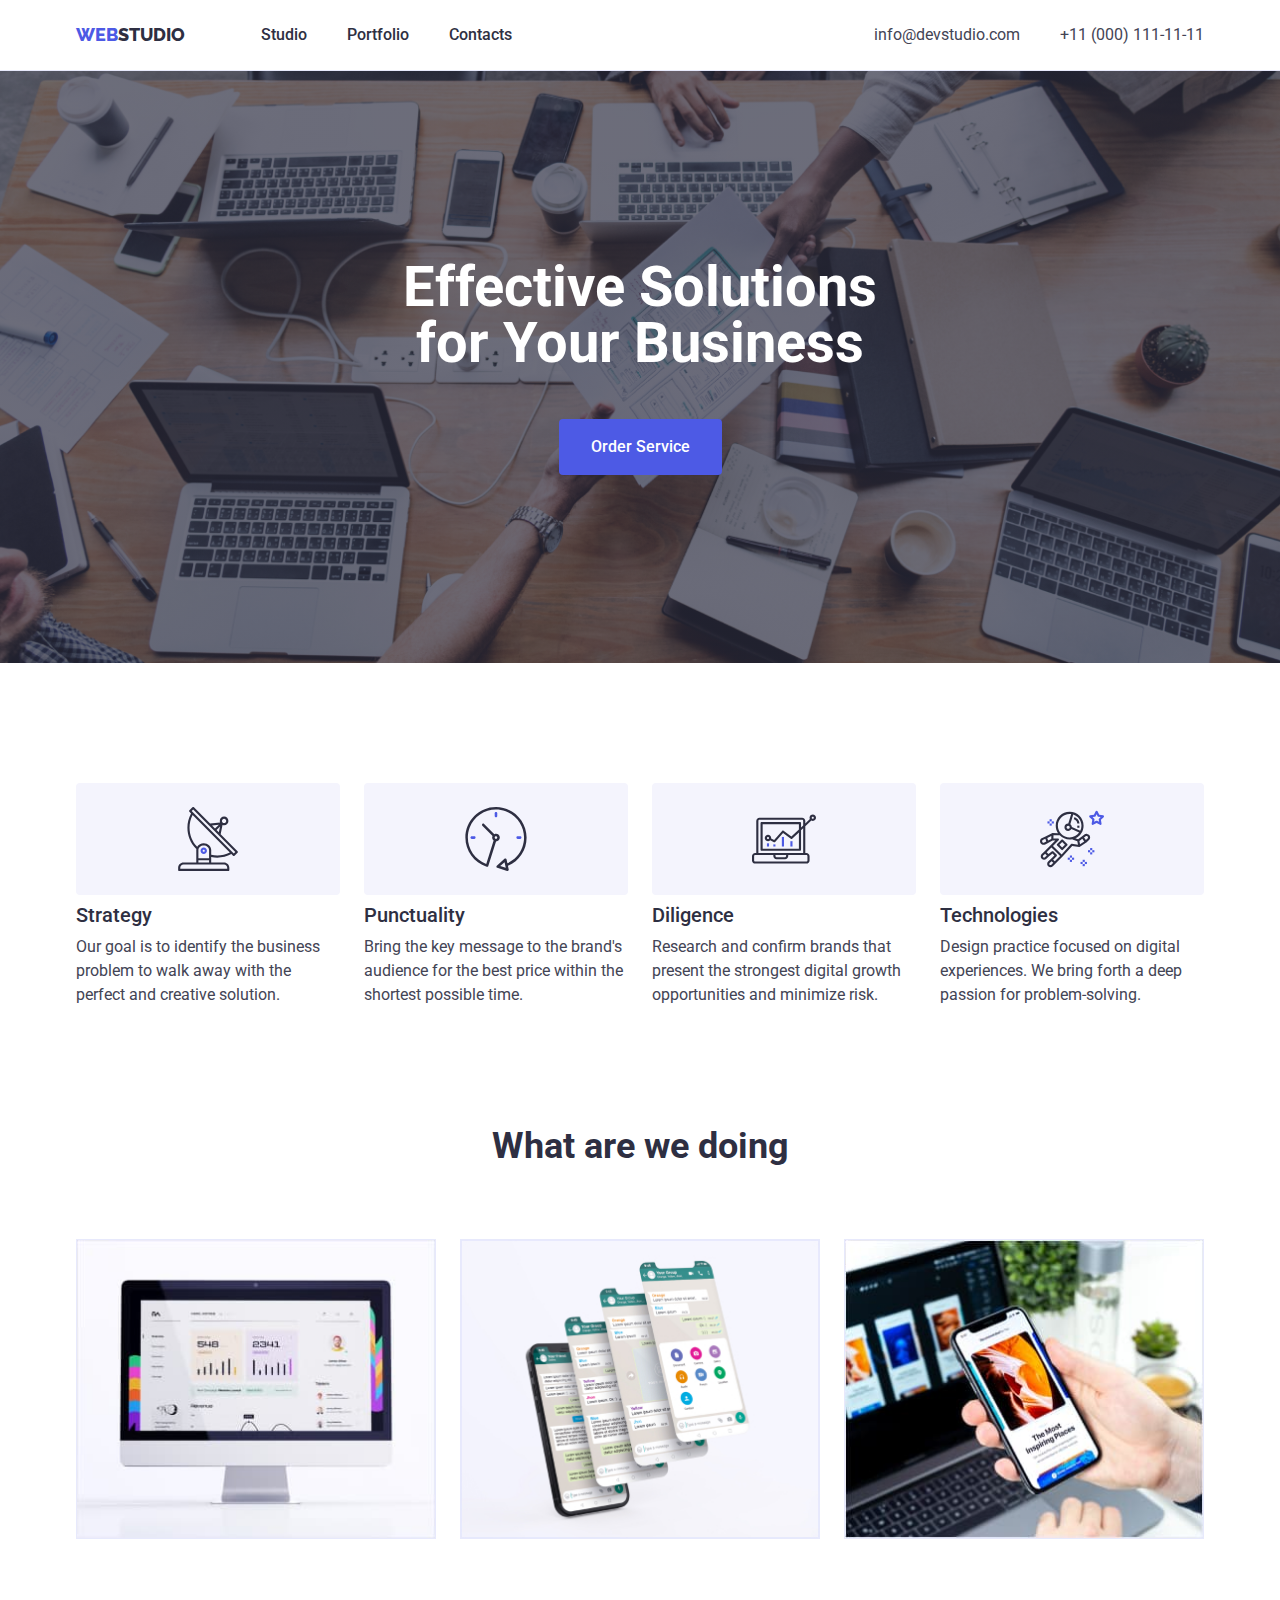
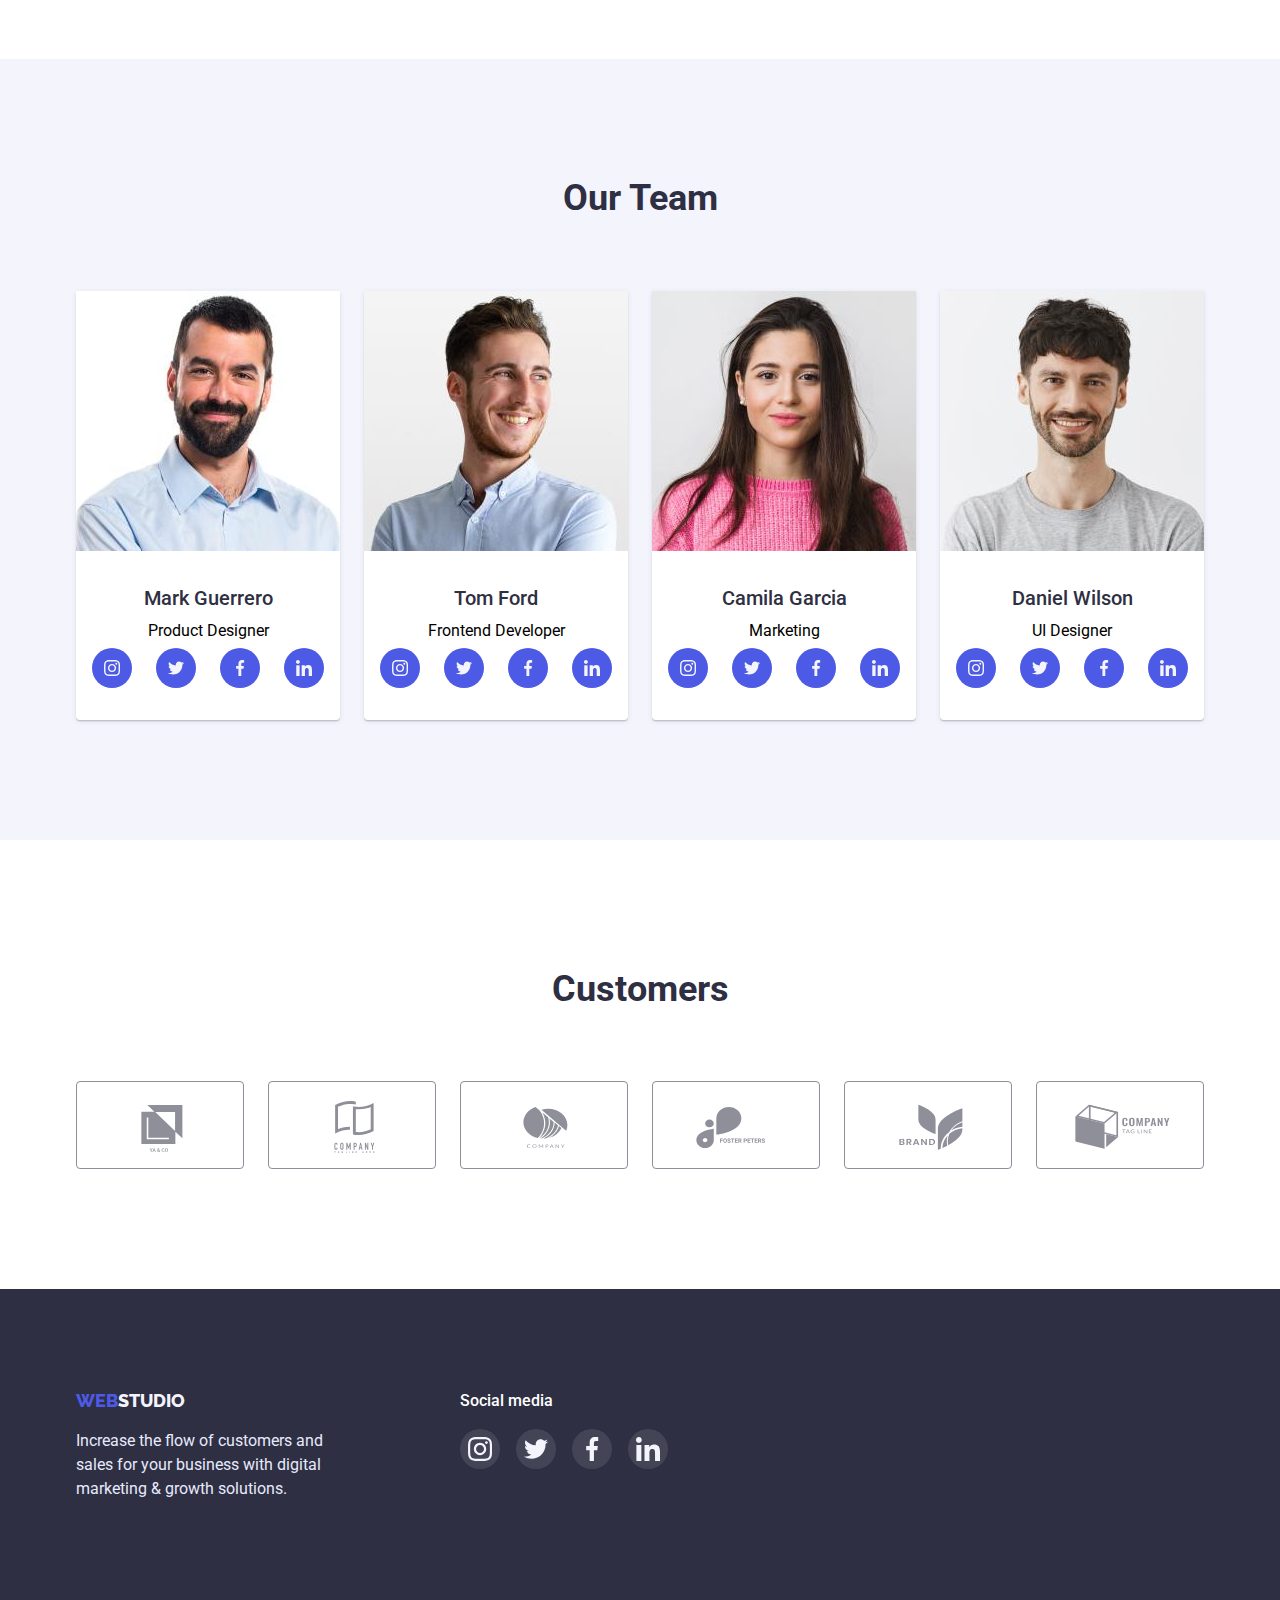
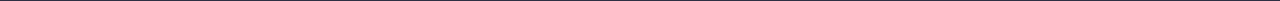
<file: index.html>
<!DOCTYPE html>
<html lang="en">
  <head>
    <meta charset="UTF-8">
    <meta http-equiv="X-UA-Compatible" content="IE=edge">
    <meta name="viewport" content="width=device-width, initial-scale=1.0">
    <title>Web Studio</title>
    <link rel="preconnect" href="https://fonts.googleapis.com">
    <link rel="preconnect" href="https://fonts.gstatic.com" crossorigin>
    <link href="https://fonts.googleapis.com/css2?family=Raleway:wght@800&family=Roboto:wght@400;500;700&display=swap" rel="stylesheet">
    <link rel="stylesheet" href="https://cdnjs.cloudflare.com/ajax/libs/modern-normalize/1.1.0/modern-normalize.min.css" integrity="sha512-wpPYUAdjBVSE4KJnH1VR1HeZfpl1ub8YT/NKx4PuQ5NmX2tKuGu6U/JRp5y+Y8XG2tV+wKQpNHVUX03MfMFn9Q==" crossorigin="anonymous" referrerpolicy="no-referrer">
    <link rel="stylesheet" href="./css/styles.css">
  </head>
  <body>
    
    <header class="header-bottom">
      <div class="header-container">
      <nav class="nav-header">
        <a href="./index.html"><span class="logo web">Web</span><span class="logo studio">Studio</span></a>

        <ul class="list-nav">
          <li class="li-nav">
            <a href="./index.html" class="links">Studio</a>
          </li>
          <li class="li-nav">
            <a href="./portfolio.html" class="links">Portfolio</a>
          </li>
          <li class="li-nav">
            <a href="#" class="links">Contacts</a>
          </li>
        </ul>
      </nav>  
        <address class="contact-parents">
          <ul class="cont-item">
            <li style="margin-right: 40px;">
              <a href="mailto:info@devstudio.com" class="contact">info@devstudio.com</a>
            </li>
            <li>
              <a href="tel:+110001111111" class="contact">+11 (000) 111-11-11</a>
            </li>
          </ul>
        </address>
      </div>
    </header>

      <main>

        <section class="containerone">
          <div class="backgrond-section-one">
          <h1 class="first-section-title">Effective Solutions
          for Your Business</h1>
          
          <button type="button" class="button-studio"><span class="btn-spn">Order Service</span></button>
         </div>
        </section>

        <section>
          <div class="containertwo">
          <h2 hidden>Our goals</h2>

          <ul class="ourgoals">
            <li class="og-item">
                <div class="svg-icons-bg">
                <svg class="svg-icon-da">
                  <use href="./images/icons.svg#icon-antenna"></use>
                </svg>
                </div>
              <h3 class="list-one">Strategy</h3>
                <p class="list-description">Our goal is to identify the business
                  problem to walk away with the
                  perfect and creative solution. 
                </p>
            </li>

            <li class="og-item">
                <div class="svg-icons-bg">
                  <svg class="svg-icon-da">
                    <use href="./images/icons.svg#icon-clock"></use>
                  </svg>
                </div>
              <h3 class="list-one">Punctuality</h3>
                <p class="list-description">
                  Bring the key message to the
                  brand's audience for the best price
                  within the shortest possible time.
                </p>  
            </li>

            <li class="og-item">
                <div class="svg-icons-bg">
                  <svg class="svg-icon-da">
                    <use href="./images/icons.svg#icon-diagram"></use>
                  </svg>
                </div>
              <h3 class="list-one">Diligence</h3>
                <p class="list-description">
                  Research and confirm brands that
                  present the strongest digital growth
                  opportunities and minimize risk.
                </p>
            </li>

            <li class="og-item">
                <div class="svg-icons-bg">
                  <svg class="svg-icon-da">
                    <use href="./images/icons.svg#icon-astronaut"></use>
                  </svg>
                </div>
              <h3 class="list-one">Technologies</h3>
                <p class="list-description">
                  Design practice focused on digital
                  experiences. We bring forth a deep
                  passion for problem-solving.
                </p>
            </li>
          </ul>



          </div>
        </section>
        
        <section>
          <div class="photos">
          <h2 class="title-h2 h-two">What are we doing</h2>

            <ul class="photo-section-two">
              <li>
                <img src="./images/computer.jpg" alt="computer" width="360" height="300" class="photo-item">
              </li>
              <li>
                <img src="./images/phoneorig.jpg" alt="phone" width="360" height="300" class="photo-item">
              </li>
              <li>
                <img src="./images/phoneandpc.jpg" alt="copmputer-and-phone" width="360" height="300" class="photo-item">
              </li>
            </ul>

          </div>
        </section>

        <section class="ourteam">
          <div class="containerthree">
          <h2 class="title-h2 command-title">Our Team</h2>

            <ul class="command">
              <li class="commad-item">
                <img src="./images/markguerrero.jpg" alt="mark-guerrero" width="264" height="260">
                <h3 class="title-name">Mark Guerrero</h3>
                <p class="commad-description">Product Designer</p>
                <ul class="list-icon">
                  <li class="list-item">
                    <a href="#" class="list-item-icon">
                      <svg class="links-soc-cmd">
                        <use href="./images/icons.svg#icon-instagramwhite"></use>
                      </svg>
                    </a>
                </li>
                  <li class="list-item">
                    <a href="#" class="list-item-icon">
                      <svg class="links-soc-cmd">
                       <use href="./images/icons.svg#icon-twitterwhite"></use>
                      </svg>
                    </a>
                  </li>
                  <li class="list-item">
                    <a href="#" class="list-item-icon">
                      <svg class="links-soc-cmd">
                        <use href="./images/icons.svg#icon-facebookwhite"></use>
                      </svg>
                    </a>
                  </li>
                  <li class="list-item">
                    <a href="#" class="list-item-icon">
                      <svg class="links-soc-cmd">
                        <use href="./images/icons.svg#icon-linkedinwhite"></use>
                      </svg>
                    </a>
                  </li>
                </ul>
              </li>
            
              <li class="commad-item">
              <img src="./images/tomford.jpg" alt="tom-ford" width="264" height="260">
                <h3 class="title-name">Tom Ford</h3>
                <p class="commad-description">Frontend Developer</p>
                <ul class="list-icon">
                  <li class="list-item">
                    <a href="#" class="list-item-icon">
                      <svg class="links-soc-cmd">
                        <use href="./images/icons.svg#icon-instagramwhite"></use>
                      </svg>
                    </a>
                  </li>
                  <li class="list-item">
                    <a href="#" class="list-item-icon">
                      <svg class="links-soc-cmd">
                        <use href="./images/icons.svg#icon-twitterwhite"></use>
                      </svg>
                    </a>
                  </li>
                  <li class="list-item">
                    <a href="#" class="list-item-icon">
                      <svg class="links-soc-cmd">
                        <use href="./images/icons.svg#icon-facebookwhite"></use>
                      </svg>
                    </a>
                  </li>
                  <li class="list-item">
                    <a href="#" class="list-item-icon">
                      <svg class="links-soc-cmd">
                        <use href="./images/icons.svg#icon-linkedinwhite"></use>
                      </svg>
                    </a>
                  </li>
                </ul>
              </li>

              <li class="commad-item">
                <img src="./images/camilagarcia.jpg" alt="camila-garcia" width="264" height="260">
                <h3 class="title-name">Camila Garcia</h3>
                <p class="commad-description">Marketing</p>
                <ul class="list-icon">
                  <li class="list-item">
                    <a href="#" class="list-item-icon">
                      <svg class="links-soc-cmd">
                        <use href="./images/icons.svg#icon-instagramwhite"></use>
                      </svg>
                    </a>
                  </li>
                  <li class="list-item">
                    <a href="#" class="list-item-icon">
                      <svg class="links-soc-cmd">
                        <use href="./images/icons.svg#icon-twitterwhite"></use>
                      </svg>
                    </a>
                  </li>
                  <li class="list-item">
                    <a href="#" class="list-item-icon">
                      <svg class="links-soc-cmd">
                        <use href="./images/icons.svg#icon-facebookwhite"></use>
                      </svg>
                    </a>
                  </li>
                  <li class="list-item">
                    <a href="#" class="list-item-icon">
                      <svg class="links-soc-cmd">
                        <use href="./images/icons.svg#icon-linkedinwhite"></use>
                      </svg>
                    </a>
                  </li>
                </ul>
              </li>
            

              <li class="commad-item">
                <img src="./images/danielwilson.jpg" alt="daniel-wilson" width="264" height="260">
                <h3 class="title-name">Daniel Wilson</h3>
                <p class="commad-description">UI Designer</p>
                <ul class="list-icon">
                  <li class="list-item">
                    <a href="#" class="list-item-icon">
                      <svg class="links-soc-cmd">
                        <use href="./images/icons.svg#icon-instagramwhite"></use>
                      </svg>
                    </a>
                  </li>
                  <li class="list-item">
                    <a href="#" class="list-item-icon">
                      <svg class="links-soc-cmd">
                        <use href="./images/icons.svg#icon-twitterwhite"></use>
                      </svg>
                    </a>
                  </li>
                  <li class="list-item">
                    <a href="#" class="list-item-icon">
                      <svg class="links-soc-cmd">
                        <use href="./images/icons.svg#icon-facebookwhite"></use>
                      </svg>
                    </a>
                  </li>
                  <li class="list-item">
                    <a href="#" class="list-item-icon">
                      <svg class="links-soc-cmd">
                        <use href="./images/icons.svg#icon-linkedinwhite"></use>
                      </svg>
                    </a>
                  </li>
                </ul>
              </li>
            </ul>

          </div>
        </section>
        
        <section>
          
          <div class="customers-container">
            <h2 class="title-h2 command-title customers">Customers</h2>

            <ul class="list-customer">
              <li class="list-customer-item">
                <a href="#" class="link-customers">
                  <svg class="cstmr-svg">
                    <use href="./images/icons.svg#icon-one"></use>
                  </svg>
                </a>
              </li>
              <li class="list-customer-item">
                <a href="#" class="link-customers">
                  <svg class="cstmr-svg">
                    <use href="./images/icons.svg#icon-two"></use>
                  </svg>
                </a>
              </li>
              <li class="list-customer-item">
                <a href="#" class="link-customers">
                  <svg class="cstmr-svg">
                    <use href="./images/icons.svg#icon-three"></use>
                  </svg>
                </a>
              </li>
              <li class="list-customer-item">
                <a href="#" class="link-customers">
                  <svg class="cstmr-svg">
                    <use href="./images/icons.svg#icon-four"></use>
                  </svg>
                </a>
              </li>
              <li class="list-customer-item">
                <a href="#" class="link-customers">
                  <svg class="cstmr-svg">
                    <use href="./images/icons.svg#icon-five"></use>
                  </svg>
                </a>
              </li>
              <li class="list-customer-item">
                <a href="#" class="link-customers">
                  <svg class="cstmr-svg">
                    <use href="./images/icons.svg#icon-six"></use>
                  </svg>
                </a>
              </li>
            </ul>

          </div>

        </section>

      </main>


      <footer class="footer-bso">
        <div class="container-footer">

          <div class="footer-one-div">
            <a href="./index.html"><span class="logo web">Web</span><span class="logo studio white">Studio</span></a>
            <p class="footer-description">
            Increase the flow of customers and sales for your business with digital marketing & growth solutions.
            </p>
          </div>
             
          <div class="footer-soc-links">
            <h3 class="soc-footer-title">Social media</h3>

            <ul class="list-footer-soc">
              <li class="item-soc-footer">
                <a href="#" class="link-soc-footer">
                  <svg class="img-soc">
                    <use href="./images/icons.svg#icon-instagramwhite"></use>
                  </svg>
                </a>
              </li>
              <li class="item-soc-footer">
                <a href="#" class="link-soc-footer">
                  <svg class="img-soc">
                    <use href="./images/icons.svg#icon-twitterwhite"></use>
                  </svg>
                </a>
              </li>
              <li class="item-soc-footer">
                <a href="#" class="link-soc-footer">
                  <svg class="img-soc">
                    <use href="./images/icons.svg#icon-facebookwhite"></use>
                  </svg>
                </a>
              </li>
              <li class="item-soc-footer">
                <a href="#" class="link-soc-footer">
                  <svg class="img-soc">
                    <use href="./images/icons.svg#icon-linkedinwhite"></use>
                  </svg>
                </a>
              </li>
            </ul>
          </div>
      </div>
      </footer>

  </body>
</html>
</file>
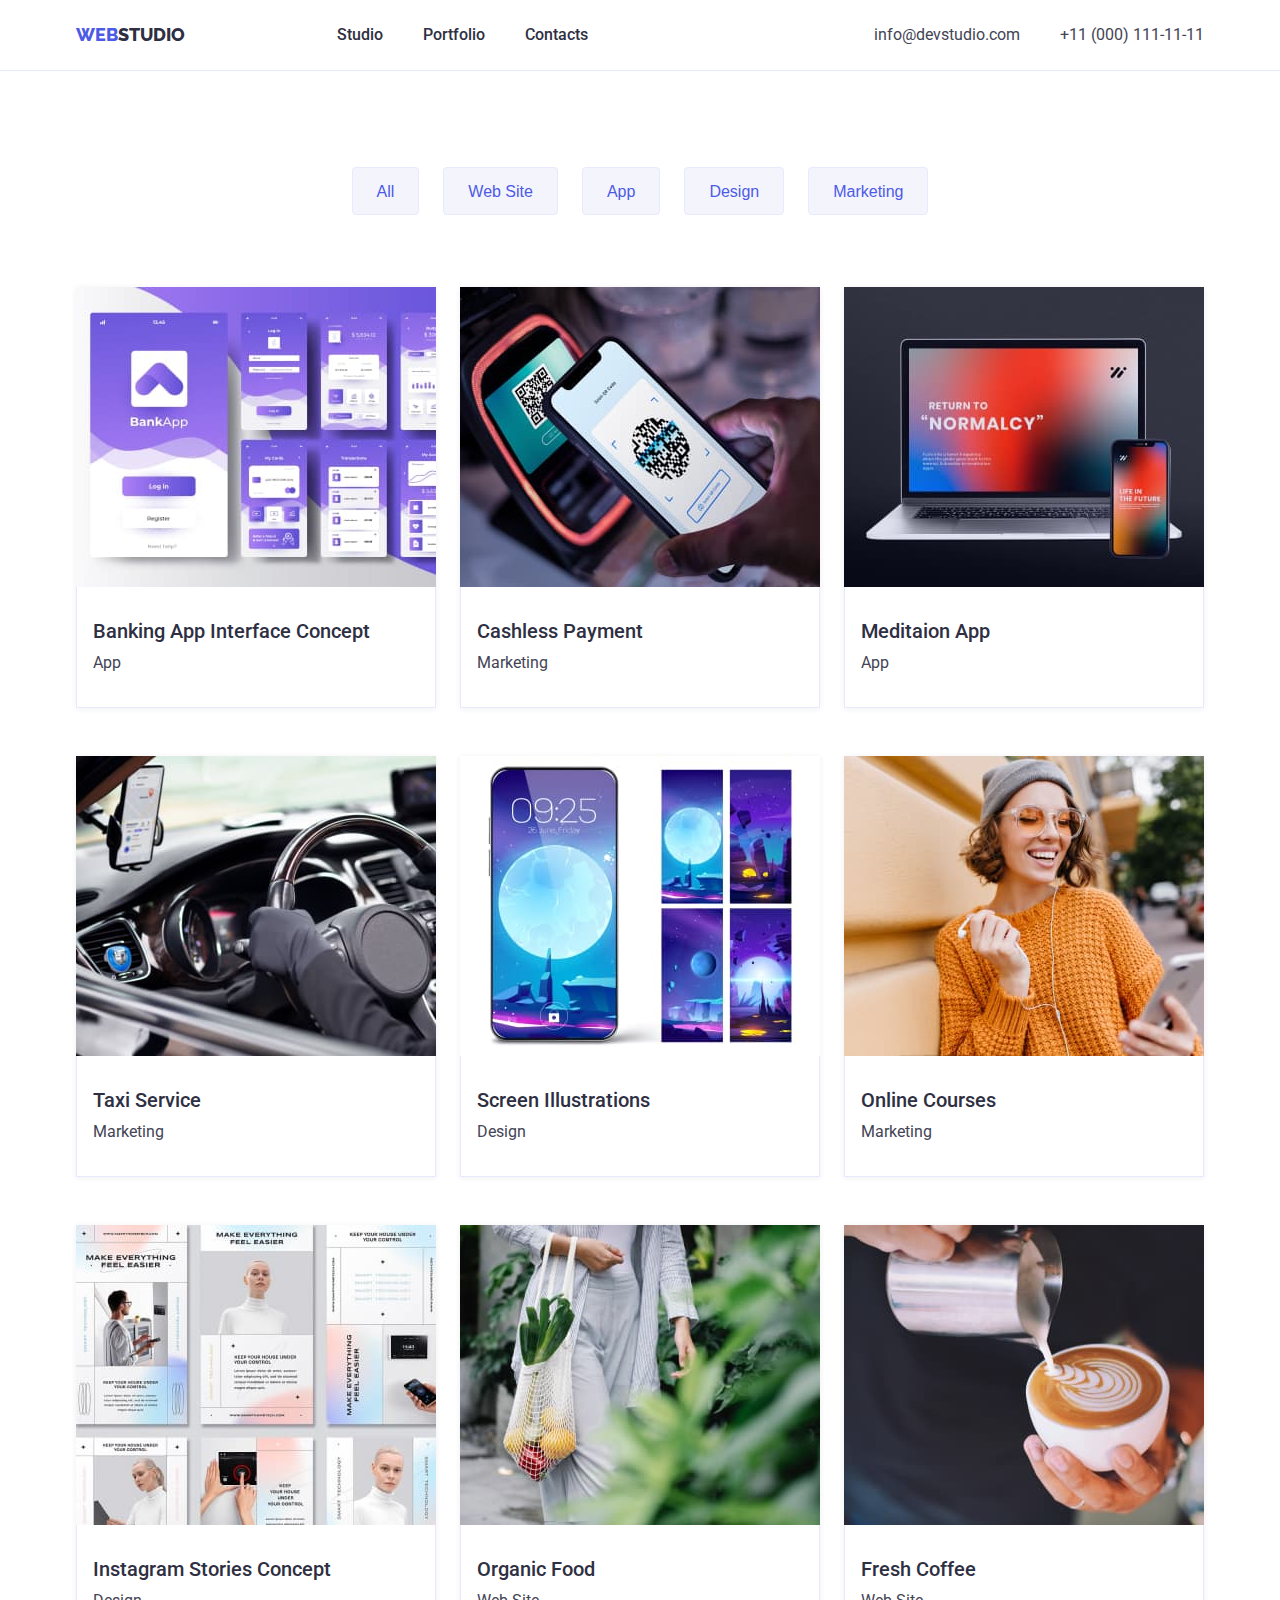
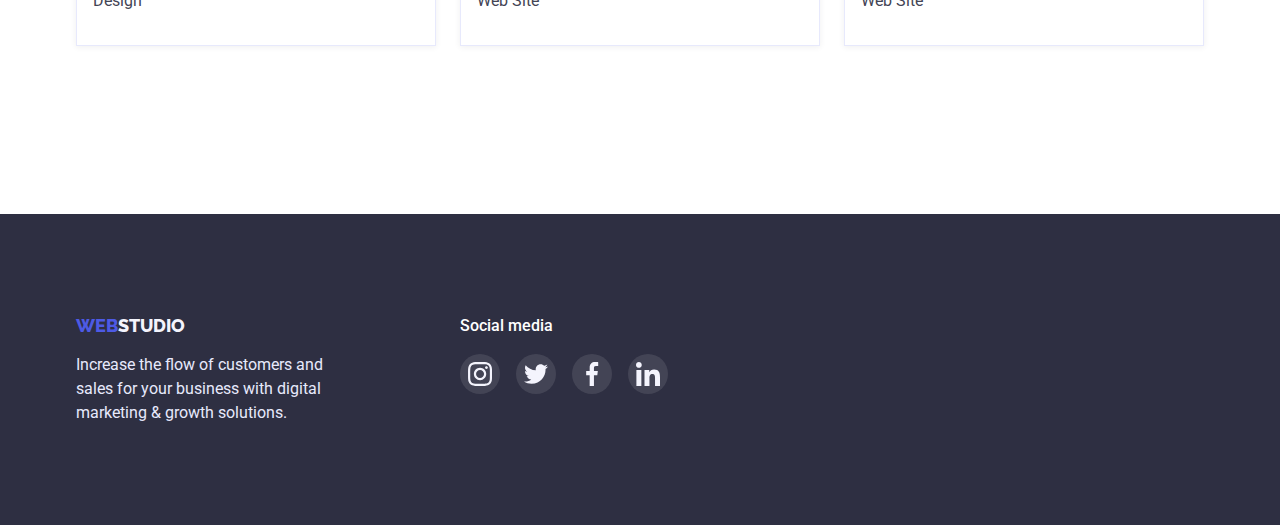
<file: portfolio.html>
<!DOCTYPE html>
<html lang="en">
    <head>
        <meta charset="UTF-8">
        <meta http-equiv="X-UA-Compatible" content="IE=edge">
        <meta name="viewport" content="width=device-width, initial-scale=1.0">
        <title>Portfolio</title>
        <link rel="preconnect" href="https://fonts.googleapis.com">
        <link rel="preconnect" href="https://fonts.gstatic.com" crossorigin>
        <link href="https://fonts.googleapis.com/css2?family=Raleway:wght@800&family=Roboto:wght@400;500;700&display=swap" rel="stylesheet">
        <link rel="stylesheet" href="https://cdnjs.cloudflare.com/ajax/libs/modern-normalize/1.1.0/modern-normalize.min.css" integrity="sha512-wpPYUAdjBVSE4KJnH1VR1HeZfpl1ub8YT/NKx4PuQ5NmX2tKuGu6U/JRp5y+Y8XG2tV+wKQpNHVUX03MfMFn9Q==" crossorigin="anonymous" referrerpolicy="no-referrer">
        <link rel="stylesheet" href="./css/styles.css">
    </head>
    <body>

      <header class="header-bottom">
        <div class="header-container">
        <nav class="nav-header">
          <a href="./index.html"><span class="logo web">Web</span><span class="logo studio">Studio</span></a>

          <ul class="list-nav">
            <li class="li-nav" style="margin-left: 76px;">
              <a href="./index.html" class="links">Studio</a>
            </li>
            <li class="li-nav">
              <a href="./portfolio.html" class="links">Portfolio</a>
            </li>
            <li class="li-nav">
              <a href="#" class="links">Contacts</a>
            </li>
          </ul>
        </nav>  
          <address class="contact-parents">
            <ul class="cont-item">
              <li style="margin-right: 40px;">
                <a href="mailto:info@devstudio.com" class="contact">info@devstudio.com</a>
              </li>
              <li>
                <a href="tel:+110001111111" class="contact">+11 (000) 111-11-11</a>
              </li>
            </ul>
          </address>
        </div>
      </header>

        <main>

            <section>
            <div class="container-buttons">
                <ul class="buttons-list-portfolio">
                    <li>
                        <button type="button" class="text-button-portfolio button-portfolio">All</button>
                    </li>
                    <li>
                        <button type="button"class="button-portfolio">Web Site</button>
                    </li>
                    <li>
                        <button type="button" class="text-button-portfolio button-portfolio">App</button>
                    </li>
                    <li>
                        <button type="button" class="text-button-portfolio button-portfolio">Design</button>
                    </li>
                    <li>
                        <button type="button" class="text-button-portfolio button-portfolio li-b">Marketing</button>
                    </li>
                </ul>

                <ul class="list-set">
                  <li class="list-set-item">
                    <img src="./images/projectcard1.jpg" alt="Banking" width="360" height="300">
                    <div class="border-bottom-card">
                    <h2 class="product-title">Banking App Interface Concept</h2>
                    <p class="product-description">App</p>
                    </div>
                  </li>
                  <li class="list-set-item">
                    <img src="./images/projectcard2.jpg" alt="Payment" width="360" height="300">
                    <div class="border-bottom-card">
                    <h2 class="product-title">Cashless Payment</h2>
                    <p class="product-description">Marketing</p>
                    </div>
                  </li>
                  <li class="list-set-item" style="margin-right: 0;">
                    <img src="./images/projectcard3.jpg" alt="Computer" width="360" height="300">
                    <div class="border-bottom-card">
                    <h2 class="product-title">Meditaion App</h2>
                    <p class="product-description">App</p>
                    </div>
                  </li>

                  <li class="list-set-item">
                    <img src="./images/pc4.jpg" alt="Car" width="360" height="300">
                    <div class="border-bottom-card">
                    <h2 class="product-title">Taxi Service</h2>
                    <p class="product-description">Marketing</p>
                    </div>
                  </li>
                  <li class="list-set-item">
                    <img src="./images/pc5.jpg" alt="Phone wallpapers" width="360" height="300">
                    <div class="border-bottom-card">
                    <h2 class="product-title">Screen Illustrations</h2>
                    <p class="product-description">Design</p>
                    </div>
                  </li>
                  <li class="list-set-item" style="margin-right: 0;">
                    <img src="./images/pc6.jpg" alt="A girl with headphones" width="360" height="300">
                    <div class="border-bottom-card">
                    <h2 class="product-title">Online Courses</h2>
                    <p class="product-description">Marketing</p>
                    </div>
                  </li>
               
                  <li class="list-set-item">
                    <img src="./images/pc7.jpg" alt="Instagram stories example" width="360" height="300">
                    <div class="border-bottom-card">
                    <h2 class="product-title">Instagram Stories Concept</h2>
                    <p class="product-description">Design</p>
                    </div>
                  </li>
                  <li class="list-set-item">
                    <img src="./images/pc8.jpg" alt="A bag with food" width="360" height="300">
                    <div class="border-bottom-card">
                    <h2 class="product-title">Organic Food</h2>
                    <p class="product-description">Web Site</p>
                    </div>
                  </li>
                  <li class="list-set-item">
                    <img src="./images/pc9.jpg" alt="Cup of coffee" width="360" height="300">
                    <div class="border-bottom-card">
                    <h2 class="product-title">Fresh Coffee</h2>
                    <p class="product-description">Web Site</p>
                    </div>
                  </li>
                </ul>
            </div>
            </section>

        </main>
      <footer class="footer-bso">
        <div class="container-footer">
      
          <div class="footer-one-div">
            <a href="./index.html"><span class="logo web">Web</span><span class="logo studio white">Studio</span></a>
            <p class="footer-description">
              Increase the flow of customers and sales for your business with digital marketing & growth solutions.
            </p>
          </div>
      
          <div class="footer-soc-links">
            <h3 class="soc-footer-title">Social media</h3>
      
            <ul class="list-footer-soc">
              <li class="item-soc-footer">
                <a href="#" class="link-soc-footer">
                  <svg class="img-soc">
                    <use href="./images/icons.svg#icon-instagramwhite"></use>
                  </svg>
                </a>
              </li>
              <li class="item-soc-footer">
                <a href="#" class="link-soc-footer">
                  <svg class="img-soc">
                    <use href="./images/icons.svg#icon-twitterwhite"></use>
                  </svg>
                </a>
              </li>
              <li class="item-soc-footer">
                <a href="#" class="link-soc-footer">
                  <svg class="img-soc">
                    <use href="./images/icons.svg#icon-facebookwhite"></use>
                  </svg>
                </a>
              </li>
              <li class="item-soc-footer">
                <a href="#" class="link-soc-footer">
                  <svg class="img-soc">
                    <use href="./images/icons.svg#icon-linkedinwhite"></use>
                  </svg>
                </a>
              </li>
            </ul>
          </div>
        </div>
      </footer>
  

    </body>
</html>
</file>
<file: css/styles.css>
body {
    font-family: 'Roboto', sans-serif;
    margin: 0;
}

*,
*::before,
*::after {
    box-sizing: border-box;
}

a {
    text-decoration: none;
}

ul {
    padding: 0;
    margin: 0;
    list-style: none;
}

h1, h2, h3, h4, p {
    margin: 0;
}

img {
    display: block;
    max-width: 100%;
    height: auto;
}

.logo {
    font-family: 'Raleway', sans-serif;
    text-transform: uppercase;
    display: inline;
}

.logo.web {
    color: #4D5AE5;
    font-style: normal;
    font-weight: 800;
    font-size: 18px;
    line-height: 1.3;
}

.logo.studio {
    color: #2E2F42;
    font-style: normal;
    font-weight: 800;
    font-size: 18px;
    line-height: 1.3;
}

.links {
    color: #2E2F42;
    font-style: normal;
    font-weight: 500;
    font-size: 16px;
    line-height: 1.5;
}

.links:hover {
    color: #404BBF;
}

.links:focus {
    color: #404BBF;
}

.contact:hover {
    color: #404BBF;
}

.contact:focus {
    color: #404BBF;
}

.contact {
    color: #434455;
    font-style: normal;
    font-weight: 400;
    font-size: 16px;
    line-height: 1.5;
}

.first-section-title {
    font-style: normal;
    font-weight: 700;
    font-size: 56px;
    line-height: 1.0;
    color: #FFFFFF;
    width: 494px;
    margin-right: auto;
    margin-left: auto;
    text-align: center;
}

.button-studio {
    font-family: 'Roboto', sans-serif;
    font-style: normal;
    font-weight: 500;
    font-size: 16px;
    line-height: 1.5;
    color: #FFFFFF;
    background: #4D5AE5;
    border: 0;
    margin-top: 48px;
    padding: 16px 32px;
    border-radius: 4px;
}

.button-studio:hover {
    background: #404BBF;
    cursor: pointer;
}

.backgrond-section-one {
    display: flex;
    align-items: center;
    flex-direction: column;
    margin-left: auto;
    margin-right: auto;
    padding-left: 15px;
    padding-right: 15px;
}


.backgrond-section-one.footer-bso {
    display: flex;
    margin-left: auto;
    margin-right: auto;
}

.list-one {
    font-family: 'Roboto', sans-serif;
    font-style: normal;
    font-weight: 500;
    font-size: 20px;
    line-height: 1.2;
    color: #2E2F42;
    margin-bottom: 8px;
}

.list-description {
    font-style: normal;
    font-weight: 400;
    font-size: 16px;
    line-height: 1.5;
    color: #434455;
}
.footer-description {
    color: #E7E9FC;
    font-style: normal;
    font-weight: 400;
    font-size: 16px;
    line-height: 1.5;
    margin-top: 16px;
}

.ourteam {
    background: #F4F4FD;
}

.logo.studio.white {
    color: #F4F4FD;
    font-style: normal;
    font-weight: 800;
    font-size: 18px;
    line-height: 1.1;
}

.button-portfolio {
    background: #F4F4FD;
    font-style: normal;
    font-weight: 500;
    font-size: 16px;
    line-height: 1.5;
    color: #4D5AE5;
    border-radius: 4px;
    height: 48px;
    width: auto;
    margin-right: 24px;
    padding: 12px 24px;
    border: 1px solid #E7E9FC;
}

button-portfolio:last-child {
    margin-right: 0;
}

.button-portfolio:hover {
    background: #404BBF;
    color: #FFFFFF;
    cursor: pointer;
}

.product-title {
    font-style: normal;
    font-weight: 500;
    font-size: 20px;
    line-height: 1.2;
    color: #2E2F42;
    display: flex;
    margin-bottom: 8px;
    padding-left: 16px;
}

.product-description {
    font-style: normal;
    font-weight: 400;
    font-size: 16px;
    line-height: 1.5;
    color: #434455;
    display: flex;
    padding-left: 16px;
    padding-bottom: 32px;
}

.title-h2 {
    font-style: normal;
    font-weight: 700;
    font-size: 36px;
    line-height: 1.1;
    color: #2E2F42;
    display: flex;
    justify-content: center;
}

.title-name {
    font-style: normal;
    font-weight: 500;
    font-size: 20px;
    line-height: 1.5;
    color: #2E2F42;
    display: flex;
    justify-content: center;
    padding-top: 32px;
    margin-bottom: 8px;
}

.name-description {
    font-weight: 400;
    font-size: 16px;
    line-height: 1.5;
    font-style: normal;
    color: #434455;
}

.nav-header {
    display: flex;

}

.contact-parents {
    display: flex;
    align-items: center;
    margin-left: auto;
}

.header-container {
    display: flex;
    width: 1158px;
    padding-left: 15px;
    padding-right: 15px;
    margin-right: auto;
    margin-left: auto;
}


.list-nav {
    display: inline-flex;
    justify-content: space-between;
    align-items: center;
    margin-left: 76px;
}

.cont-item {
    display: flex;
    justify-content: space-evenly;
    align-items: center;
}

.containerone {
    max-width: 1440px;
    background-color: #2E2F42;
    background-image: linear-gradient(rgba(46, 47, 66, 0.7), rgba(46, 47, 66, 0.7)), url('../images/people-office.jpg');
    background-repeat: no-repeat;
    background-position: center;
    background-size: cover;
    padding: 188px 0;
    margin-right: auto;
    margin-left: auto;
}

.btn-spn {
    margin-top: 16px;
}

.containertwo {
    padding: 120px 0;
    display: flex;
    justify-content: center;
    width: 1158px;
    padding-left: 15px;
    padding-right: 15px;
    margin-right: auto;
    margin-left: auto;
}

.ourgoals {
    display: flex;
}

.og-item {
    margin-right: 24px;
}

.og-item:last-child {
    margin-right: 0;
}

.photos {
    display: flex;
    width: 1158px;
    padding-left: 15px;
    padding-right: 15px;
    margin-right: auto;
    margin-left: auto;
    flex-direction: column;
}

.h-two {
    margin-bottom: 72px;
   
}

.photo-section-two {
    display: flex;
    justify-content: space-between;
    padding-bottom: 120px;
}

.command { 
    display: flex;
    justify-content: center;
    padding-bottom: 120px;
}

.containerthree {
    display: flex;
    flex-direction: column;
    width: 1158px;
    margin-right: auto;
    margin-left: auto;
    padding-left: 15px;
    padding-right: 15px;
}

.command-title {
    padding-top: 120px;
    margin-bottom: 72px;
}

.commad-item {
    background: #FFFFFF;
    box-shadow: 0px 1px 6px rgba(46, 47, 66, 0.08), 0px 1px 1px rgba(46, 47, 66, 0.16), 0px 2px 1px rgba(46, 47, 66, 0.08);
    border-radius: 0px 0px 4px 4px;
    margin-right: 24px;
}

.commad-item:last-child {
    margin-right: 0;
}

.commad-description {
    display: flex;
    justify-content: center;
    margin-bottom: 8px;
}

.container-footer {
    display: flex;
    margin-right: auto;
    margin-left: auto;
    width: 1158px;
    padding-left: 15px;
    padding-right: 15px;
}

.container-buttons {
    padding-left: 15px;
    padding-right: 15px;
    margin-right: auto;
    margin-left: auto;  
    width: 1158px;
    padding-top: 96px;
}

/* margin-top: 96px;
margin-bottom: 72px;
width: 586px;
display: flex;
justify-content: center; */

.buttons-list-portfolio {
    display: flex;
    justify-content: center;
    margin-bottom: 72px;
    
}

/* display: flex;
align-items: baseline;
justify-content: space-around; */

.photo-list-p {
    margin-left: auto;
    margin-right: auto;
    width: 1158px;
    padding-left: 15px;
    padding-right: 15px;
}

.footer-bso {
    background: #2E2F42;
}


.list-set {
    display: flex;
    justify-content: center;
    flex-wrap: wrap;
    padding-bottom: 120px;
}

.list-set-item {
    background-color: #FFFFFF;
    margin-right: 24px;
    margin-bottom: 48px;
    box-shadow: 0px 1px 6px rgba(46, 47, 66, 0.08);
}

.list-set-item:is(:hover, :focus) {
    box-shadow: 0px 1px 6px rgba(46, 47, 66, 0.08), 0px 1px 1px rgba(46, 47, 66, 0.16), 0px 2px 1px rgba(46, 47, 66, 0.08);
}

.list-set-item:is(:hover, :focus) {
    cursor: pointer;
}

.list-set-item:nth-child(3n + 0) {
    margin-right: 0;
}

.border-bottom-card {
    padding-top: 32px;
    border-bottom: 1px solid #E7E9FC;
    border-right: 1px solid #E7E9FC;
    border-left: 1px solid #E7E9FC;
}

.border-bottom-card:is(:hover, :focus) {
    border-bottom: 0.5px solid #F4F4FD;
    border-left: 0.5px solid #F4F4FD;
    border-right: 0.5px solid #F4F4FD;
}

.header-bottom {
    border-bottom: 1px solid #E7E9FC;
    padding: 23px 0;
}

.li-nav {
    margin-right: 40px;
}

.li-nav:last-child {
    margin-right: 0px;
}

/*  display: flex;
    width: 1158px;
    padding-left: 15px;
    padding-right: 15px;
    margin-right: auto;
    margin-left: auto;     */



.footer-one-div {
    width: 264px;
    padding-top: 100px;
    padding-bottom: 100px;
}

.li-b {
    margin-right: 0;
}

.svg-icons-bg {
    margin-bottom: 8px;
    background: #F4F4FD;
    border-radius: 4px;
    padding: 24px 100px;
}

.svg-icon-da {
    width: 64px;
    display: block;
    height: 64px;
    margin-left: auto;
    margin-right: auto;
}

.list-item {
    width: 40px;
    height: 40px;
    margin-right: 24px;
}

.list-item:last-child {
    margin-right: 0;
}

.list-item-icon {
    display: block;
    background-color: #4D5AE5;
    border-radius: 50%;
    padding: 12px 12px;
}

.list-item-icon:is(:hover, :focus) {
    background: #404BBF;
}

.list-item-img {
    padding: 12px 12px;
}

.list-icon {
    display: flex;
    padding-bottom: 32px;
    padding-left: 16px;
    padding-right: 16px;
}

.customers-container {
    display: flex;
    width: 1158px;
    padding-left: 15px;
    padding-right: 15px;
    margin-right: auto;
    margin-left: auto;
    flex-direction: column;
}

.customers {
    padding-top: 130px;
}

.list-customer {
    display: flex;
    padding-bottom: 120px;
}

.list-customer-item {
    border: 1px solid #8E8F99;
    border-radius: 4px;
    margin-right: 24px;
    width: 168px;
    height: 88px;
}

.list-customer-item:is(:hover, :focus) {
    filter: invert(100%) sepia(100%) saturate(3250%) hue-rotate(220deg) brightness(80%) contrast(94%);   
}

.list-customer-item:last-child {
    margin-right: 0;
}

.list-customer-img {
    padding: 16px 32px;
}

.footer-soc-links {
    padding-top: 100px;
    padding-bottom: 130px;
    margin-left: 120px;
}

.list-footer-soc {
    display: flex;
}

.soc-footer-title {
    font-weight: 500;
    font-size: 16px;
    line-height: 24px;
    color: #FFFFFF;
    margin-bottom: 16px;
}

.item-soc-footer {
    margin-right: 16px;
    width: 40px;
    height: 40px;
    display: block;
}

.item-soc-footer:last-child {
    margin-right: 0;
}

.link-soc-footer {
    display: block;
    background: rgba(255, 255, 255, 0.1);
    border-radius: 50%;
    height: 40px;
    width: 40px;
    display: flex;
    align-items: center;
    justify-content: center;
}

.link-soc-footer:hover {
    background: #31D0AA;
}

.img-soc {
    width: 24px;
    height: 24px;
}

.photo-item {
    border: 1px solid #E7E9FC;
}

.links-soc-cmd {
    display: block;
    width: 16px;
    height: 16px;
}

.link-customers {
    display: block;
    padding: 16px 32px;
}

.cstmr-svg {
    width: 104px;
    height: 56px;
    display: block;
    fill: #8E8F99;
}
</file>
